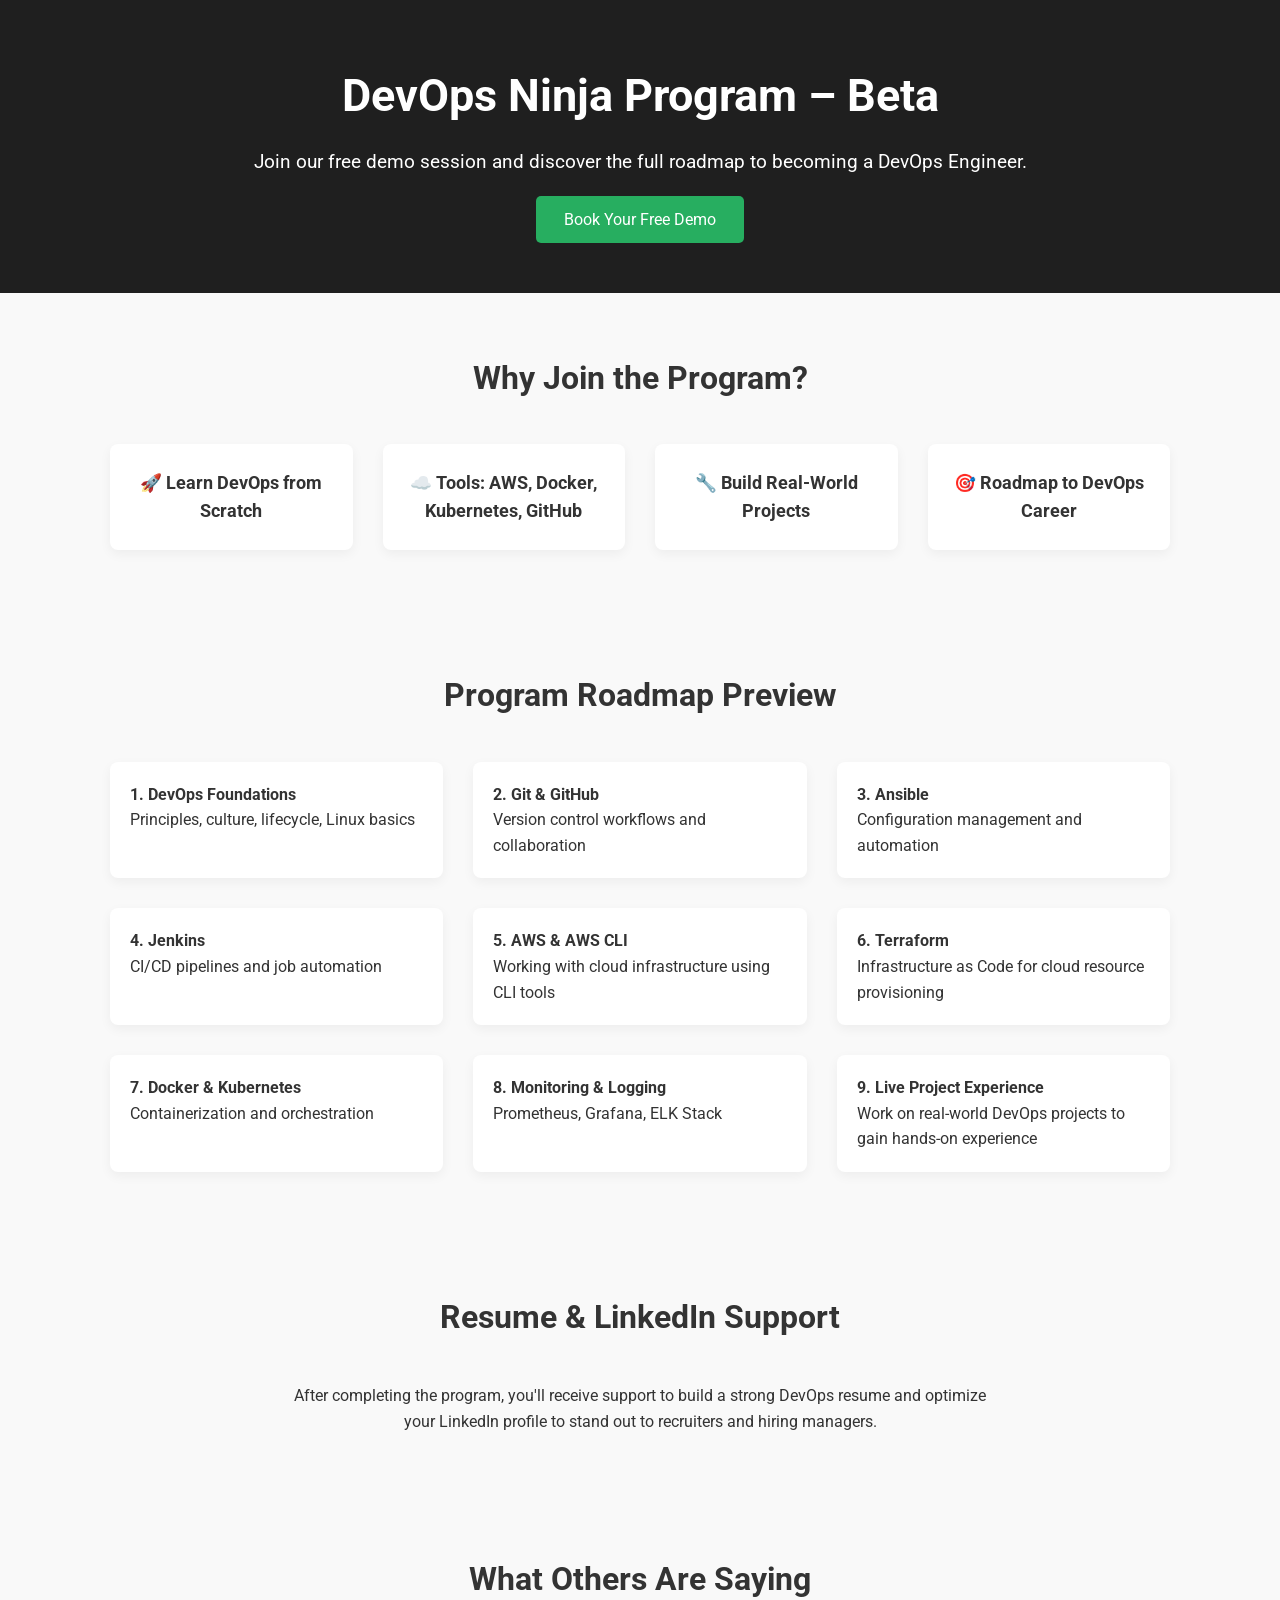
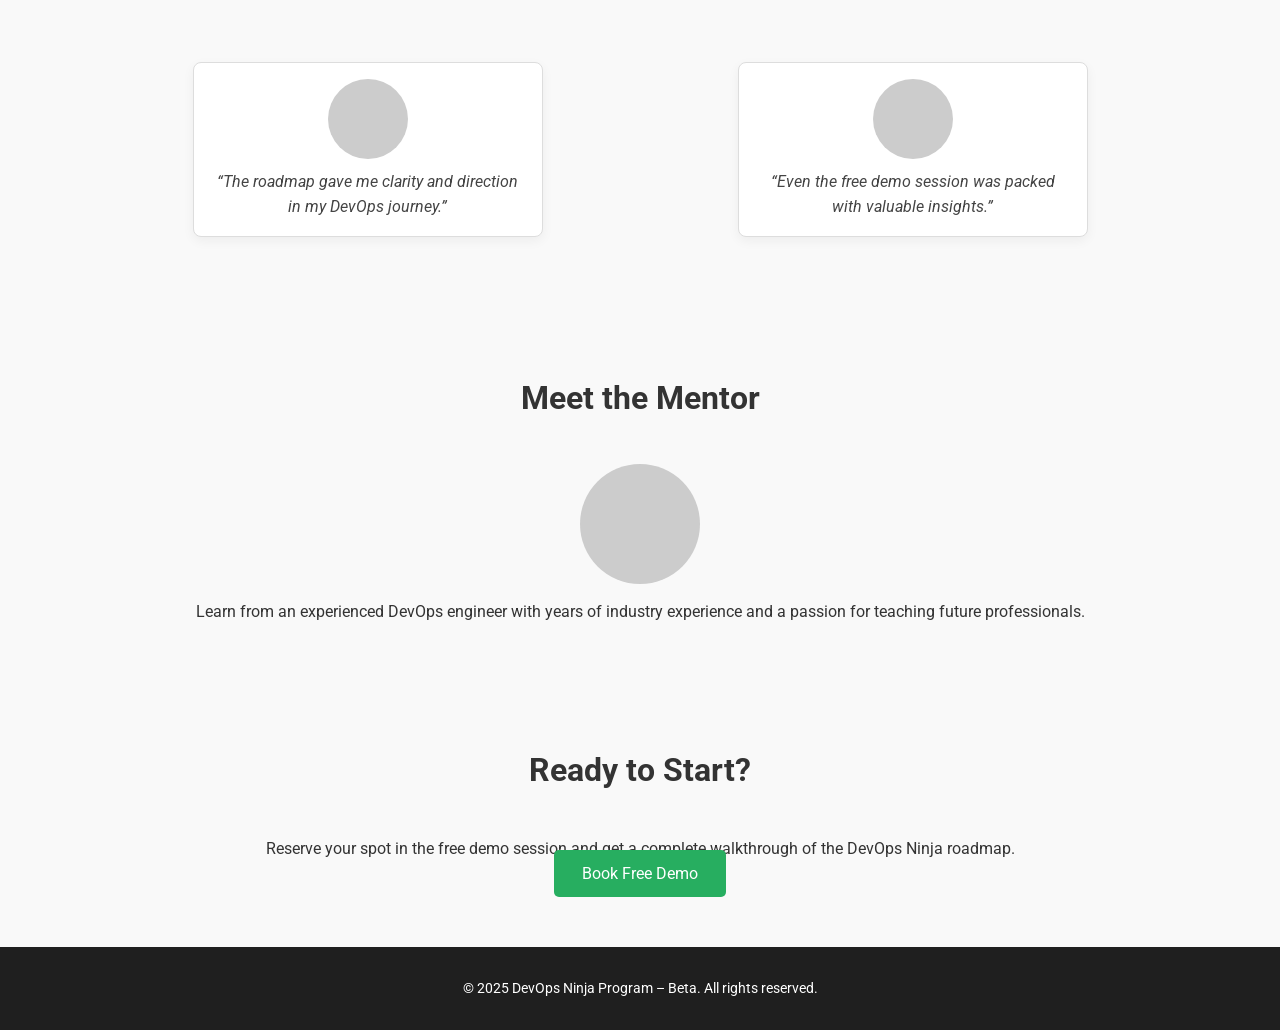
<file: index.html>
<!DOCTYPE html>
<html lang="en">
<head>
  <meta charset="UTF-8" />
  <meta name="viewport" content="width=device-width, initial-scale=1.0"/>
  <title>DevOps Ninja Program – Beta</title>
  <link rel="stylesheet" href="style.css" />
  <link href="https://fonts.googleapis.com/css2?family=Roboto:wght@400;700&display=swap" rel="stylesheet"/>
  <style>
    /* Minimal inline styles for placeholders */
    .placeholder-avatar {
      width: 80px;
      height: 80px;
      background-color: #ccc;
      border-radius: 50%;
      margin: 0 auto 10px;
    }
    .testimonial {
      max-width: 350px;
      margin: 1rem auto;
      padding: 1rem;
      border: 1px solid #ddd;
      border-radius: 8px;
      text-align: center;
      font-style: italic;
      color: #444;
    }
    .instructor .placeholder-avatar {
      width: 120px;
      height: 120px;
      margin-bottom: 15px;
    }
  </style>
</head>
<body>

  <!-- Hero Section -->
  <header>
    <h1>DevOps Ninja Program – Beta</h1>
    <p>Join our free demo session and discover the full roadmap to becoming a DevOps Engineer.</p>
    <a href="#demo" class="cta-button">Book Your Free Demo</a>
  </header>

  <!-- Benefits Section -->
  <section>
    <h2>Why Join the Program?</h2>
    <div class="benefits">
      <div class="benefit">🚀 Learn DevOps from Scratch</div>
      <div class="benefit">☁️ Tools: AWS, Docker, Kubernetes, GitHub</div>
      <div class="benefit">🔧 Build Real-World Projects</div>
      <div class="benefit">🎯 Roadmap to DevOps Career</div>
    </div>
  </section>

  <!-- Curriculum -->
  <section>
    <h2>Program Roadmap Preview</h2>
    <div class="curriculum">
      <div class="module"><strong>1. DevOps Foundations</strong><br/>Principles, culture, lifecycle, Linux basics</div>
      <div class="module"><strong>2. Git & GitHub</strong><br/>Version control workflows and collaboration</div>
      <div class="module"><strong>3. Ansible</strong><br/>Configuration management and automation</div>
      <div class="module"><strong>4. Jenkins</strong><br/>CI/CD pipelines and job automation</div>
      <div class="module"><strong>5. AWS & AWS CLI</strong><br/>Working with cloud infrastructure using CLI tools</div>
      <div class="module"><strong>6. Terraform</strong><br/>Infrastructure as Code for cloud resource provisioning</div>
      <div class="module"><strong>7. Docker & Kubernetes</strong><br/>Containerization and orchestration</div>
      <div class="module"><strong>8. Monitoring & Logging</strong><br/>Prometheus, Grafana, ELK Stack</div>
      <div class="module"><strong>9. Live Project Experience</strong><br/>Work on real-world DevOps projects to gain hands-on experience</div>
    </div>
  </section>

  <!-- Resume & LinkedIn Support -->
  <section>
    <h2>Resume & LinkedIn Support</h2>
    <p style="text-align: center; max-width: 700px; margin: auto;">
      After completing the program, you'll receive support to build a strong DevOps resume and optimize your LinkedIn profile to stand out to recruiters and hiring managers.
    </p>
  </section>

  <!-- Testimonials -->
  <section>
    <h2>What Others Are Saying</h2>
    <div class="testimonials">
      <div class="testimonial">
        <div class="placeholder-avatar"></div>
        <p>“The roadmap gave me clarity and direction in my DevOps journey.”</p>
      </div>
      <div class="testimonial">
        <div class="placeholder-avatar"></div>
        <p>“Even the free demo session was packed with valuable insights.”</p>
      </div>
    </div>
  </section>

  <!-- Instructor Section (No Image) -->
  <section class="instructor" style="text-align:center;">
    <h2>Meet the Mentor</h2>
    <div class="placeholder-avatar"></div>
    <p>Learn from an experienced DevOps engineer with years of industry experience and a passion for teaching future professionals.</p>
  </section>

  <!-- Final CTA -->
  <section id="demo" style="text-align: center;">
    <h2>Ready to Start?</h2>
    <p>Reserve your spot in the free demo session and get a complete walkthrough of the DevOps Ninja roadmap.</p>
    <a href="#" class="cta-button">Book Free Demo</a>
  </section>

  <!-- Footer -->
  <footer>
    &copy; 2025 DevOps Ninja Program – Beta. All rights reserved.
  </footer>

</body>
</html>
</file>
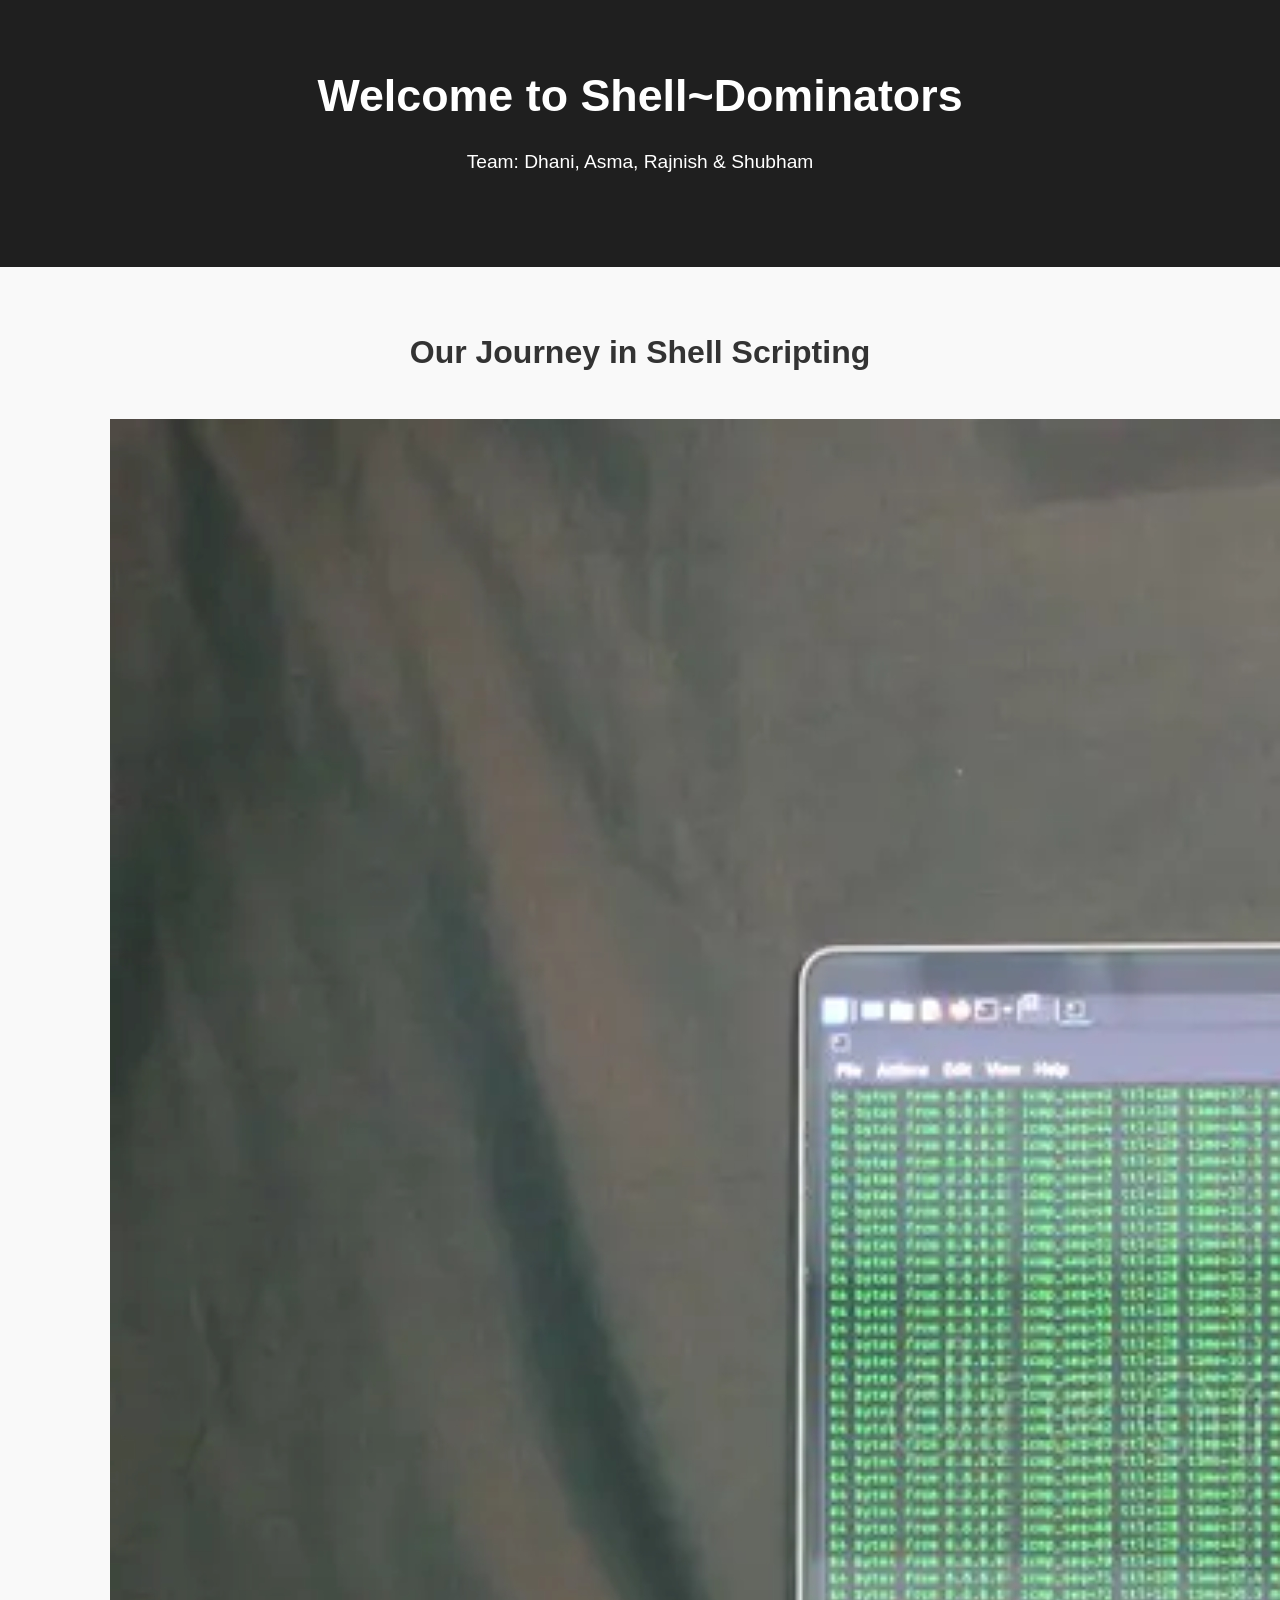
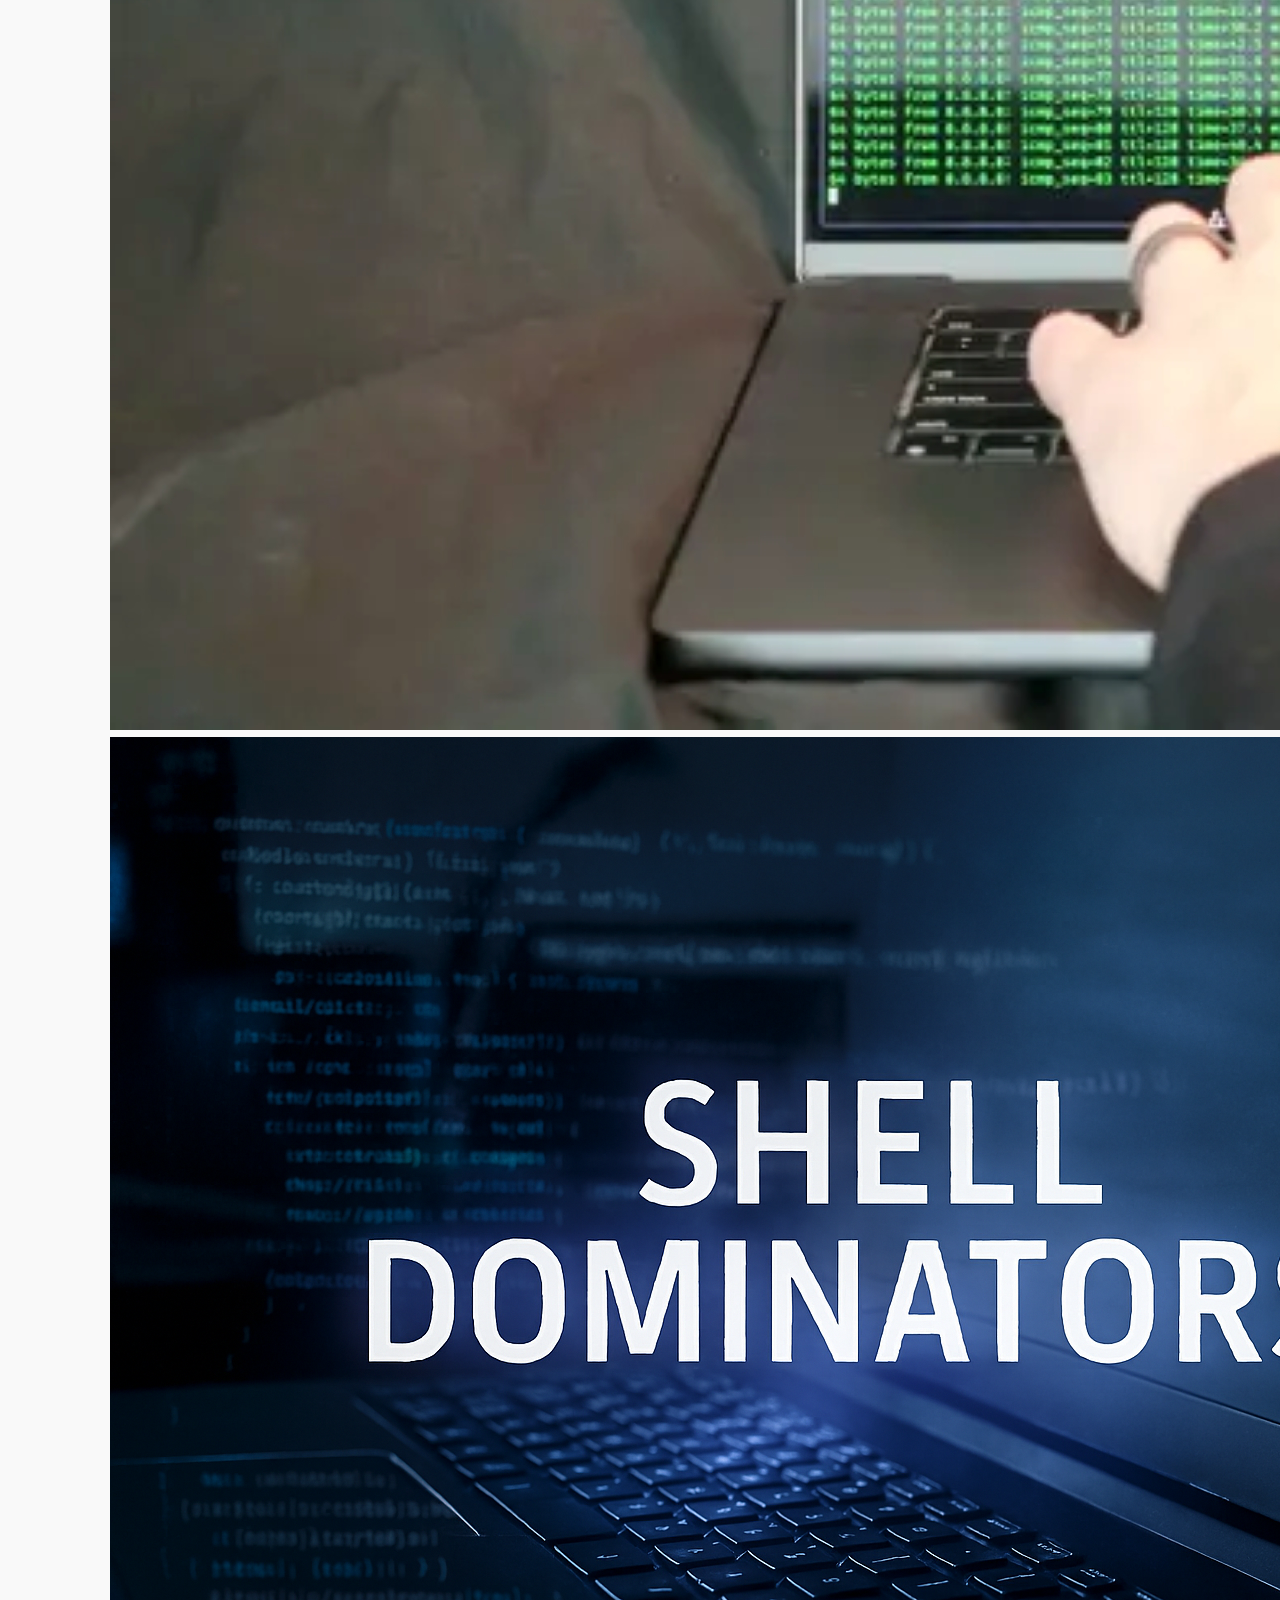
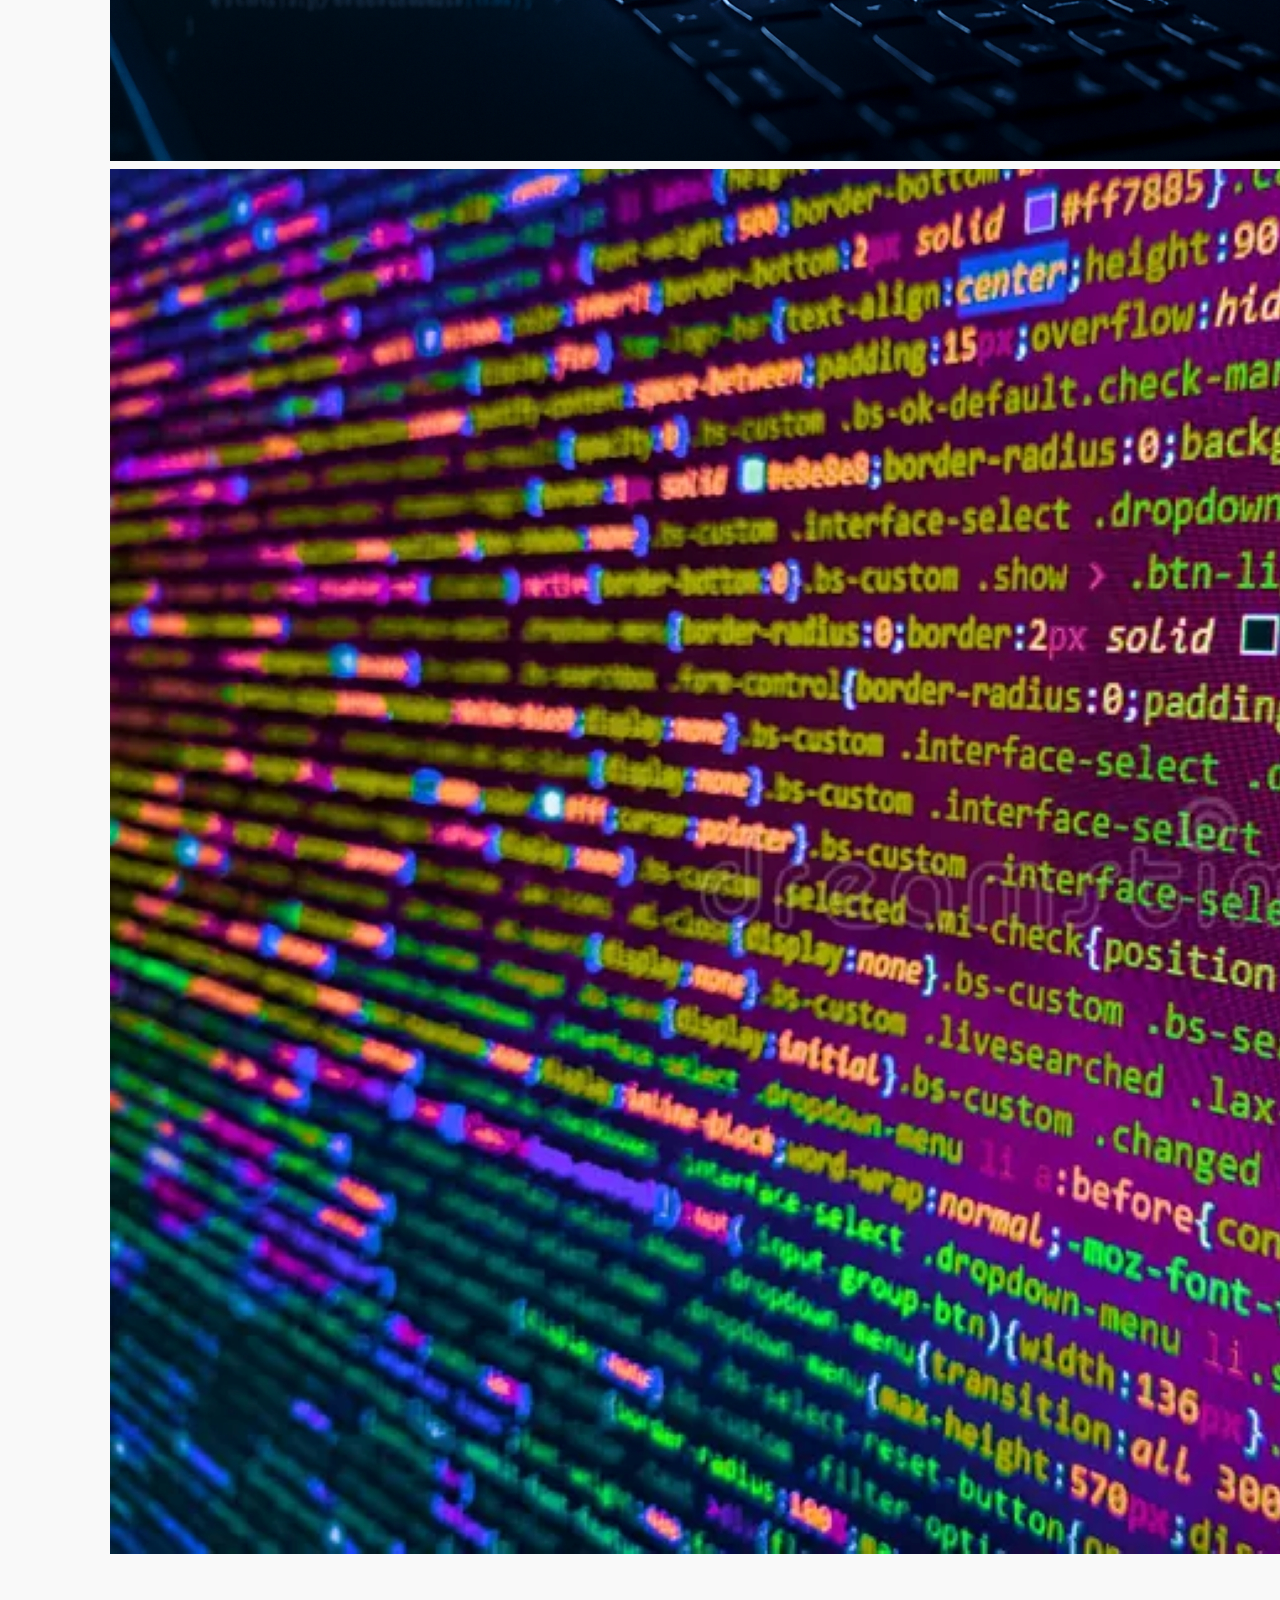
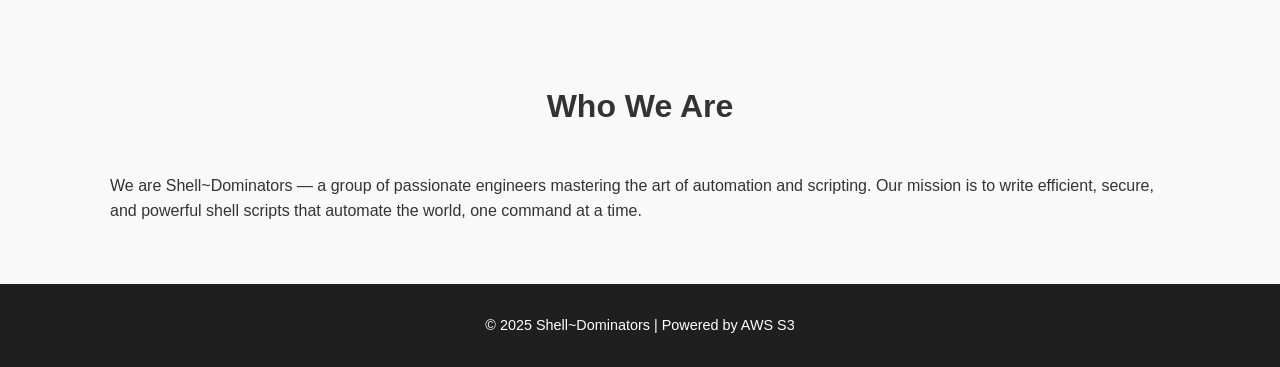
<file: indexoldpage.html>
<!DOCTYPE html>
<html lang="en">
<head>
  <meta charset="UTF-8" />
  <meta name="viewport" content="width=device-width, initial-scale=1.0"/>
  <title>Shell~Dominators</title>
  <link rel="stylesheet" href="style.css"/>
</head>
<body>
  <header>
    <h1>Welcome to Shell~Dominators</h1>
    <p>Team: Dhani, Asma, Rajnish & Shubham</p>
  </header>

  <section class="gallery">
    <h2>Our Journey in Shell Scripting</h2>
    <div class="images">
      <img src="shell.jpg" alt="Shell scripting action">
      <img src="shell1.png" alt="Shell script terminal">
      <img src="shell2.jpg" alt="Colorful code">
    </div>
  </section>

  <section class="about">
    <h2>Who We Are</h2>
    <p>We are Shell~Dominators — a group of passionate engineers mastering the art of automation and scripting. Our mission is to write efficient, secure, and powerful shell scripts that automate the world, one command at a time.</p>
  </section>

  <footer>
    <p>&copy; 2025 Shell~Dominators | Powered by AWS S3</p>
  </footer>
</body>
</html>
</file>
<file: style.css>
/* Global Styles */
* {
  margin: 0;
  padding: 0;
  box-sizing: border-box;
}

body {
  font-family: 'Roboto', sans-serif;
  background-color: #f9f9f9;
  color: #333;
  line-height: 1.6;
}

/* Header (Hero Section) */
header {
  background-color: #1f1f1f;
  color: #fff;
  padding: 60px 20px;
  text-align: center;
}

header h1 {
  font-size: 2.8rem;
  margin-bottom: 15px;
}

header p {
  font-size: 1.2rem;
  margin-bottom: 30px;
}

.cta-button {
  background-color: #27ae60;
  color: #fff;
  padding: 14px 28px;
  font-size: 1rem;
  text-decoration: none;
  border: none;
  border-radius: 5px;
  cursor: pointer;
  transition: background-color 0.3s ease;
}

.cta-button:hover {
  background-color: #219150;
}

/* Sections */
section {
  padding: 60px 20px;
  max-width: 1100px;
  margin: auto;
}

h2 {
  text-align: center;
  font-size: 2rem;
  margin-bottom: 40px;
}

/* Benefits */
.benefits {
  display: grid;
  grid-template-columns: repeat(auto-fit, minmax(220px, 1fr));
  gap: 30px;
}

.benefit {
  background-color: #fff;
  padding: 25px;
  border-radius: 8px;
  box-shadow: 0 4px 12px rgba(0, 0, 0, 0.05);
  text-align: center;
  font-weight: bold;
  font-size: 1.1rem;
}

/* Curriculum */
.curriculum {
  display: grid;
  grid-template-columns: repeat(auto-fit, minmax(250px, 1fr));
  gap: 30px;
}

.module {
  background-color: #fff;
  padding: 20px;
  border-radius: 8px;
  box-shadow: 0 4px 12px rgba(0, 0, 0, 0.05);
}

/* Testimonials */
.testimonials {
  display: grid;
  grid-template-columns: repeat(auto-fit, minmax(280px, 1fr));
  gap: 30px;
}

.testimonial {
  background-color: #fff;
  padding: 25px;
  border-radius: 8px;
  box-shadow: 0 4px 12px rgba(0, 0, 0, 0.05);
  text-align: center;
}

.testimonial img {
  width: 70px;
  height: 70px;
  border-radius: 50%;
  margin-bottom: 15px;
  object-fit: cover;
}

/* Instructor Section */
.instructor {
  text-align: center;
}

.instructor img {
  width: 120px;
  height: 120px;
  border-radius: 50%;
  margin-bottom: 15px;
  object-fit: cover;
}

/* Pricing */
.pricing {
  display: grid;
  grid-template-columns: repeat(auto-fit, minmax(250px, 1fr));
  gap: 30px;
}

.price-plan {
  background-color: #fff;
  padding: 25px;
  border-radius: 8px;
  box-shadow: 0 4px 12px rgba(0, 0, 0, 0.05);
  text-align: center;
}

.price-plan h3 {
  font-size: 1.5rem;
  margin-bottom: 10px;
}

.price-plan p {
  font-size: 1.2rem;
  color: #27ae60;
  font-weight: bold;
  margin-bottom: 15px;
}

.price-plan ul {
  list-style: none;
  padding-left: 0;
}

.price-plan ul li {
  padding: 8px 0;
  font-size: 0.95rem;
}

/* Footer */
footer {
  background-color: #1f1f1f;
  color: #fff;
  text-align: center;
  padding: 30px 20px;
  font-size: 0.9rem;
}
</file>
